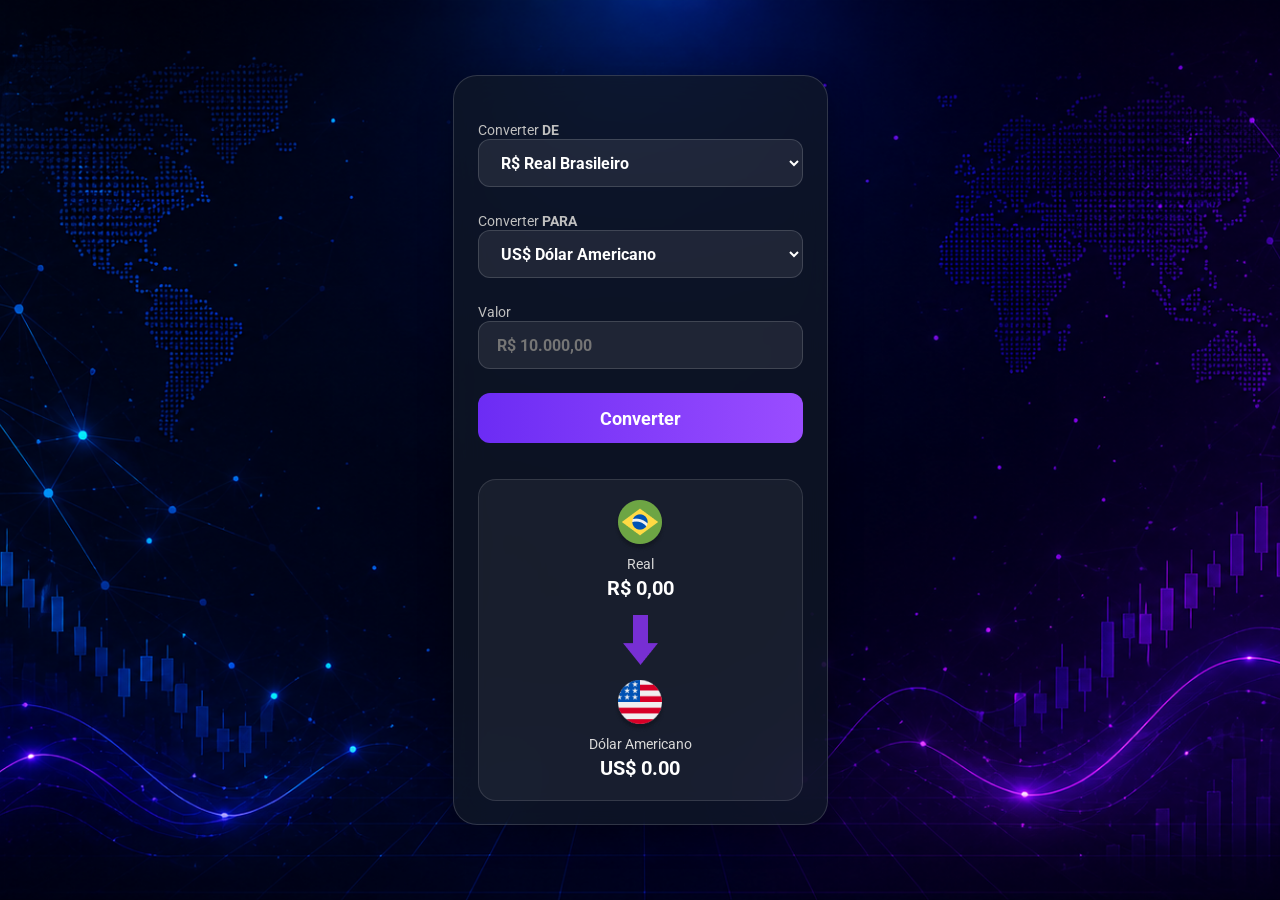
<file: Index.html>
<!DOCTYPE html>
<html lang="pt-br">

<head>
    <meta charset="UTF-8">
    <meta name="viewport" content="width=device-width, initial-scale=1.0">
    <title>Convert money</title>
    <script src="./Scripts.js" defer></script>
    <link rel="stylesheet" href="./Style.css" />
    <link rel="preconnect" href="https://fonts.googleapis.com">
    <link rel="preconnect" href="https://fonts.gstatic.com" crossorigin>
    <link href="https://fonts.googleapis.com/css2?family=Roboto:wght@100..900&display=swap" rel="stylesheet">
</head>

<body>
    <main>
        <label>
            Converter <b>DE</b>
            <select>
                <option>R$ Real Brasileiro</option>
            </select>
        </label>

        <label>
            Converter <b>PARA</b>
            <select class="currency-select">
                <option value="dolar">US$ Dólar Americano</option>
                <option value="euro">€ Euro</option>
                <option value="libra">£ Libra Esterlina</option>
                <option value="bitcoin">₿ Bitcoin</option>
            </select>
        </label>

        <label>
            Valor
            <input class="input-currency" placeholder="R$ 10.000,00" />
        </label>

        <button class="convert-button">Converter</button>

        <section>
            <div class="currency-box">
                <img src="./assents/Real.png" alt="logo-real-brasileiro" />
                <p class="currency"> Real </p>
                <p class="currency-value-to-convert">R$ 0,00</p>

            </div>

            <img class="arrow-img" src="./assents/Arrow.png" alt="logo-seta-conversao">

            <div class="currency-box">
                <img class="currency-img" src="./assents/dolar.png" alt="logo-dolar-americano" />
                <p class="currency" id="currency-name"> Dólar Americano </p>
                <p class="currency-value">US$ 0.00</p>
            </div>

        </section>
    </main>

</body>

</html>
</file>
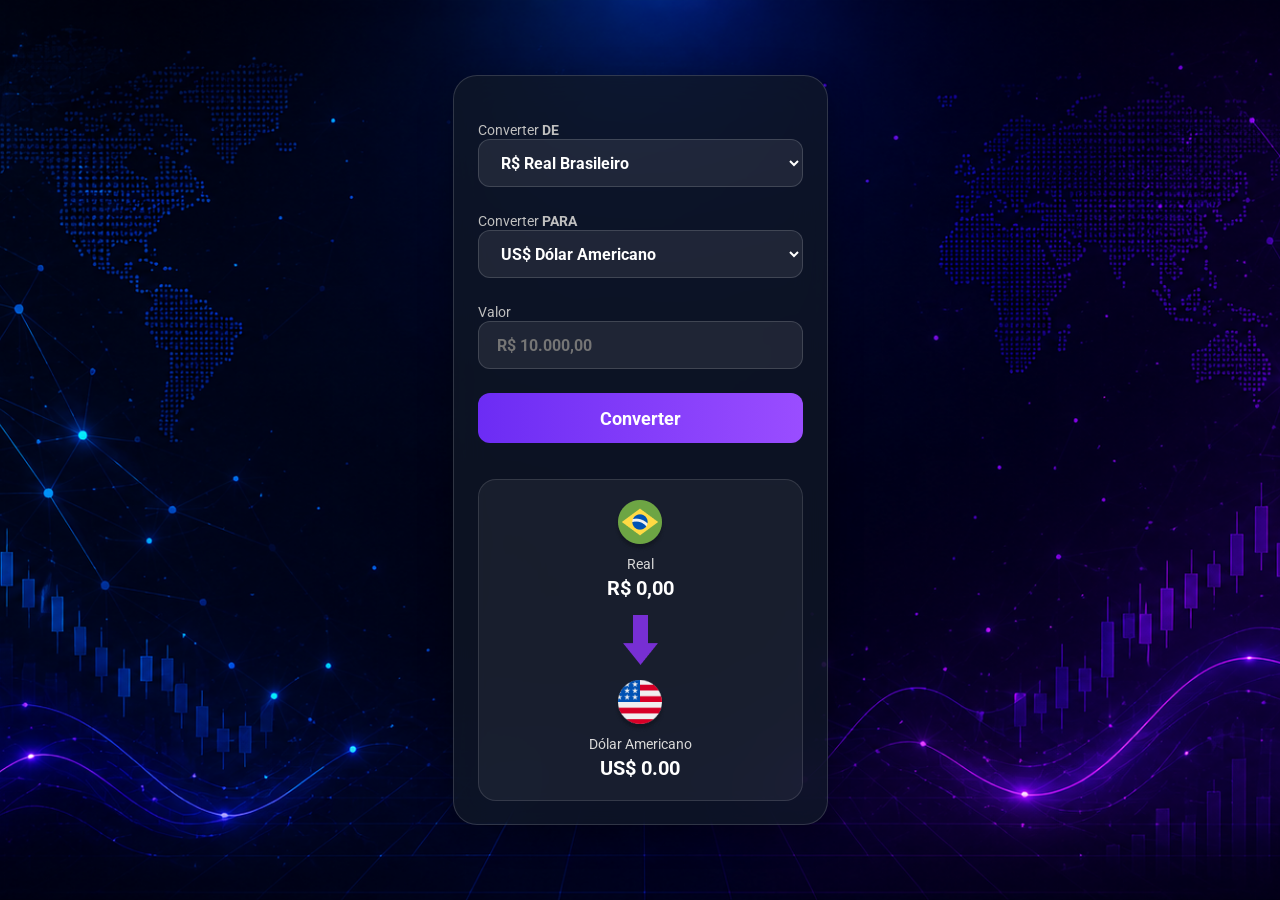
<file: index.html>
<!DOCTYPE html>
<html lang="pt-br">

<head>
    <meta charset="UTF-8">
    <meta name="viewport" content="width=device-width, initial-scale=1.0">
    <title>Convert Money</title>
    <script src="./scripts.js" defer></script>
    <link rel="stylesheet" href="./style.css" />
    <link rel="preconnect" href="https://fonts.googleapis.com">
    <link rel="preconnect" href="https://fonts.gstatic.com" crossorigin>
    <link href="https://fonts.googleapis.com/css2?family=Roboto:wght@100..900&display=swap" rel="stylesheet">
</head>

<body>
    <main>
        <label>
            Converter <b>DE</b>
            <select>
                <option>R$ Real Brasileiro</option>
            </select>
        </label>

        <label>
            Converter <b>PARA</b>
            <select class="currency-select">
                <option value="dolar">US$ Dólar Americano</option>
                <option value="euro">€ Euro</option>
                <option value="libra">£ Libra Esterlina</option>
                <option value="bitcoin">₿ Bitcoin</option>
            </select>
        </label>

        <label>
            Valor
            <input class="input-currency" placeholder="R$ 10.000,00" />
        </label>

        <button class="convert-button">Converter</button>

        <section>
            <div class="currency-box">
                <img src="./assents/Real.png" alt="logo-real-brasileiro" />
                <p class="currency"> Real </p>
                <p class="currency-value-to-convert">R$ 0,00</p>

            </div>

            <img class="arrow-img" src="./assents/Arrow.png" alt="logo-seta-conversao">

            <div class="currency-box">
                <img class="currency-img" src="./assents/dolar.png" alt="logo-dolar-americano" />
                <p class="currency" id="currency-name"> Dólar Americano </p>
                <p class="currency-value">US$ 0.00</p>
            </div>

        </section>
    </main>

</body>

</html>
</file>
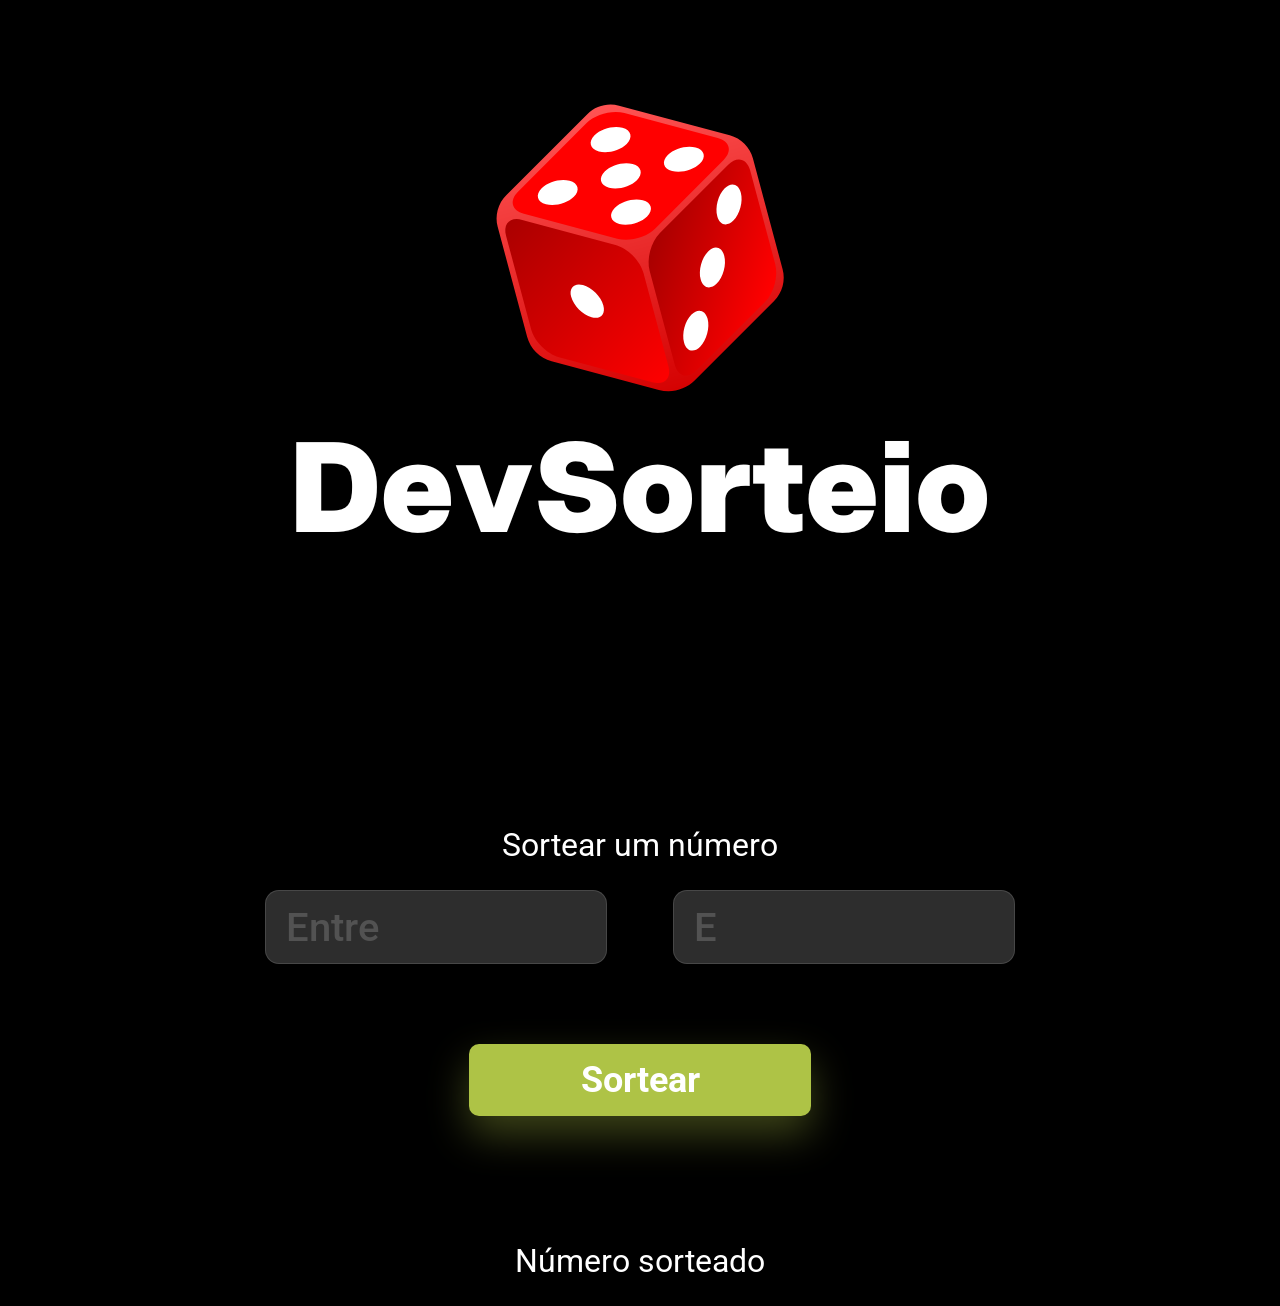
<file: index2.html>
<!DOCTYPE html>
<html lang="pt-BR">

<head>
    <meta charset="UTF-8">
    <meta name="viewport" content="width=device-width, initial-scale=1.0">
    <title>Sorteador</title>
    <script src="./scripts2.js" defer></script>
    <link rel="stylesheet" href="./style2.css" />
    <link rel="preconnect" href="https://fonts.googleapis.com">
    <link rel="preconnect" href="https://fonts.gstatic.com" crossorigin>
    <link href="https://fonts.googleapis.com/css2?family=Roboto:wght@100..900&display=swap" rel="stylesheet">
</head>

<body>

    <img src="./assents/ImagemDado.png" alt="logo-DevSorteio" />


    <h1>Sortear um número</h1>

    <section>
        <input placeholder="Entre" class="input-min" type="number">
        <input placeholder="E" class="input-max" type="number">
    </section>

    <button onclick="genareteNumber()" >Sortear</button>

    <h2>Número sorteado</h2>
    



</body>

</html>
</file>
<file: Style.css>
* {
    font-family: "Roboto", sans-serif;
    margin: 0;
    padding: 0;
    box-sizing: border-box;
    outline: none;
}

body {
    background-image: url(./assents/background.png);
    background-size: cover;
    background-position: center;
    background-repeat: no-repeat;
    background-attachment: fixed;
    min-height: 100vh;
    display: flex;
    justify-content: center;
    align-items: center;
    padding: 20px;
}

main {
    margin: 0;
    width: 100%;
    max-width: 375px;
    background: rgba(17, 25, 40, 0.72);
    border: 1px solid rgba(255, 255, 255, .15);
    border-radius: 24px;
    backdrop-filter: blur(18px);
    -webkit-backdrop-filter: blur(18px);
    padding: 44px 24px 23px;
    box-shadow:
        0 8px 32px rgba(0, 0, 0, .35);
    transition: .3s;
}

label {
    color: #BFBFBF;
    font-size: 14px;
    font-weight: 400;

}

select,
input {
    background: rgba(255, 255, 255, .08);
    border: 1px solid rgba(255, 255, 255, .15);
    border-radius: 12px;
    height: 48px;
    width: 100%;
    margin-bottom: 24px;
    padding-left: 18px;
    font-size: 16px;
    font-weight: 700;
    color: #FFFFFF;
    cursor: pointer;
    outline: none;
    transition: .3s;
}

input {
    cursor: text;

    input:focus,
    select:focus {

        border-color: #8A4DFF;
        box-shadow:
            0 0 12px rgba(138, 77, 255, .5);
    }
}

button {

    background: linear-gradient(90deg,
            #6C2CF4,
            #9A4DFF);
    border-radius: 12px;
    width: 100%;
    height: 50px;
    border: none;
    cursor: pointer;
    color: #FFFFFF;
    font-weight: bold;
    font-size: 18px;
    transition: .3s;
}

button:hover {
    button:hover {

        transform: translateY(-3px);

        box-shadow:
            0 0 30px rgba(140, 90, 255, .7);

    }
}

button:active {
    transform: scale(.98);
}

section {
    background: rgba(255, 255, 255, .05);
    border: 1px solid rgba(255, 255, 255, .12);
    border-radius: 18px;
    margin-top: 36px;
    padding: 20px;
    display: flex;
    flex-direction: column;
    align-items: center;
}

.arrow-img {
    margin: 15px 0;
}

.currency-box {
    display: flex;
    flex-direction: column;
    align-items: center;
    gap: 4px;
}

.currency-value,
.currency-value-to-convert {
    color: #FFFFFF;
    font-weight: 700;
    font-size: 20px;
}

.currency {
    color: #D8D8D8;
    font-size: 14px;
}

.currency-select option {
    background-color: #1f2937;
    color: white;
}

@media (max-width:480px) {

    main {

        max-width: 100%;

        padding: 30px 18px;

    }

    button {

        font-size: 16px;

    }

    .currency-value,
    .currency-value-to-convert {

        font-size: 18px;

    }

}
</file>
<file: style.css>
* {
    font-family: "Roboto", sans-serif;
    margin: 0;
    padding: 0;
    box-sizing: border-box;
    outline: none;
}

body {
    background-image: url(./assents/background.png);
    background-size: cover;
    background-position: center;
    background-repeat: no-repeat;
    background-attachment: fixed;
    min-height: 100vh;
    display: flex;
    justify-content: center;
    align-items: center;
    padding: 20px;
}

main {
    margin: 0;
    width: 100%;
    max-width: 375px;
    background: rgba(17, 25, 40, 0.72);
    border: 1px solid rgba(255, 255, 255, .15);
    border-radius: 24px;
    backdrop-filter: blur(18px);
    -webkit-backdrop-filter: blur(18px);
    padding: 44px 24px 23px;
    box-shadow:
        0 8px 32px rgba(0, 0, 0, .35);
    transition: .3s;
}

label {
    color: #BFBFBF;
    font-size: 14px;
    font-weight: 400;

}

select,
input {
    background: rgba(255, 255, 255, .08);
    border: 1px solid rgba(255, 255, 255, .15);
    border-radius: 12px;
    height: 48px;
    width: 100%;
    margin-bottom: 24px;
    padding-left: 18px;
    font-size: 16px;
    font-weight: 700;
    color: #FFFFFF;
    cursor: pointer;
    outline: none;
    transition: .3s;
}

input {
    cursor: text;

    input:focus,
    select:focus {

        border-color: #8A4DFF;
        box-shadow:
            0 0 12px rgba(138, 77, 255, .5);
    }
}

button {

    background: linear-gradient(90deg,
            #6C2CF4,
            #9A4DFF);
    border-radius: 12px;
    width: 100%;
    height: 50px;
    border: none;
    cursor: pointer;
    color: #FFFFFF;
    font-weight: bold;
    font-size: 18px;
    transition: .3s;
}

button:hover {
    button:hover {

        transform: translateY(-3px);

        box-shadow:
            0 0 30px rgba(140, 90, 255, .7);

    }
}

button:active {
    transform: scale(.98);
}

section {
    background: rgba(255, 255, 255, .05);
    border: 1px solid rgba(255, 255, 255, .12);
    border-radius: 18px;
    margin-top: 36px;
    padding: 20px;
    display: flex;
    flex-direction: column;
    align-items: center;
}

.arrow-img {
    margin: 15px 0;
}

.currency-box {
    display: flex;
    flex-direction: column;
    align-items: center;
    gap: 4px;
}

.currency-value,
.currency-value-to-convert {
    color: #FFFFFF;
    font-weight: 700;
    font-size: 20px;
}

.currency {
    color: #D8D8D8;
    font-size: 14px;
}

.currency-select option {
    background-color: #1f2937;
    color: white;
}

@media (max-width:480px) {

    main {

        max-width: 100%;

        padding: 30px 18px;

    }

    button {

        font-size: 16px;

    }

    .currency-value,
    .currency-value-to-convert {

        font-size: 18px;

    }

}
</file>
<file: style2.css>
* {
        margin: 0;
        padding: 0;
        box-sizing: border-box;
        outline: none;
        font-family: "Roboto", sans-serif;
    }

    body {
        background-color: #000000;
        display: flex;
        justify-content: center;
        align-items: center;
        flex-direction: column;
        min-height: 100vh;
    }

    h1 , h2 {
        font-style: normal;
        font-weight: 400;
        font-size: 32px;
        line-height: 38px;
        color: #FFFFFF;
        text-align: center;
        margin-top: 126px;
        margin-bottom: 26px;
    }

    input {
        background: rgba(255, 255, 255, 0.25);
        border: 1px solid rgba(255, 255, 255, 0.2);
        border-radius: 14px;
        height: 74px;
        width: 342px;
        padding-left: 20px;
        font-weight: 500;
        font-size: 40px;
        line-height: 47px;
        color: #FFFFFF;
        opacity: 0.7;
    }

    .input-min {
        margin-right: 62px;
    }

    button {
        background: #AEC346;
        box-shadow: 0px 18px 40px rgba(174, 195, 70, 0.35);
        border-radius: 10px;
        width: 342px;
        height: 72px;
        color: #FFFFFF;
        font-weight: 700;
        font-size: 36px;
        margin-top: 80px;
        border: none;
        cursor: pointer
    }

    button:hover {
        opacity: 0.9;
    }

    button:active {
        opacity: 0.8;
        transform: scale(.98);
    }
</file>
